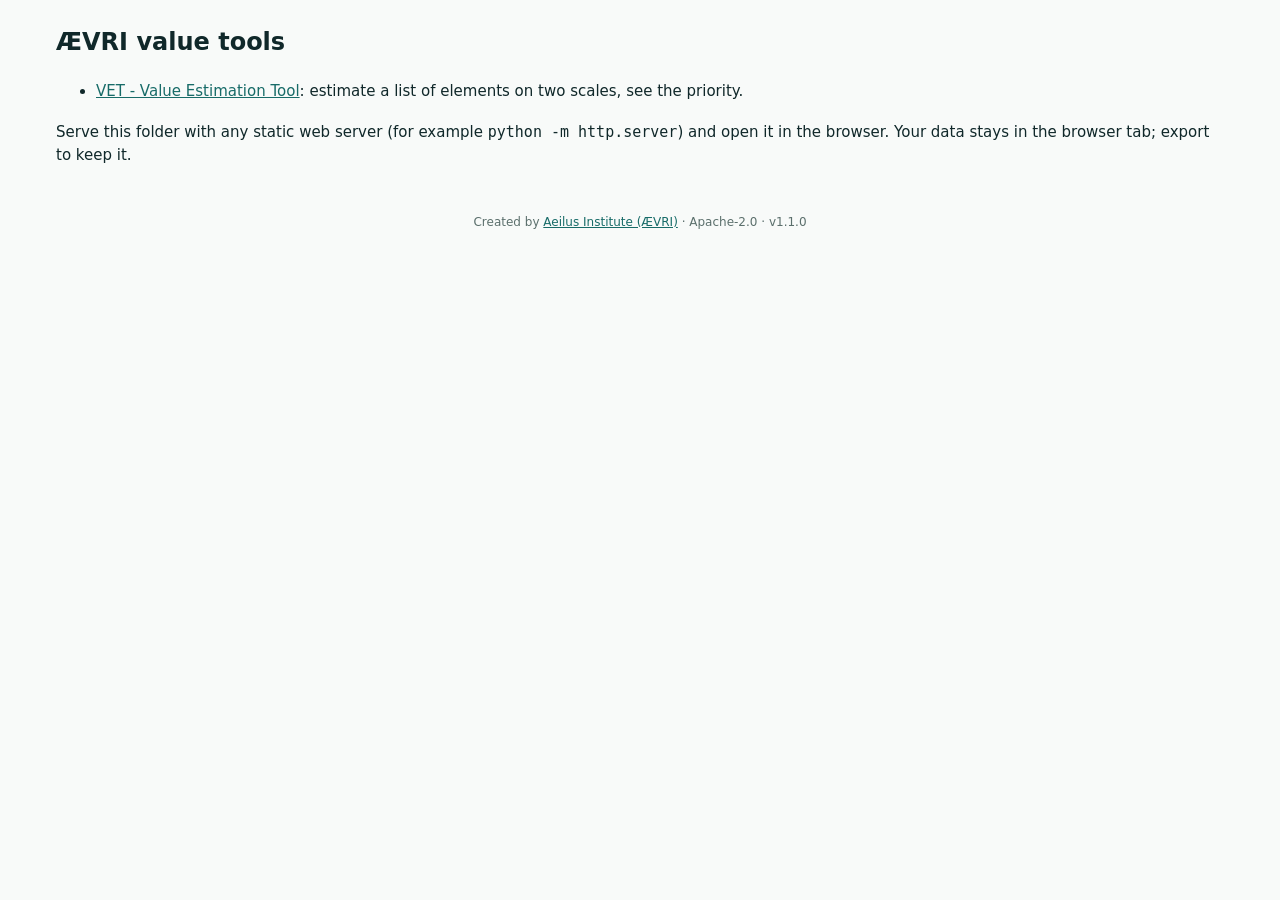
<file: index.html>
<!DOCTYPE html>
<html lang="en">
<head>
<meta charset="utf-8">
<meta name="viewport" content="width=device-width, initial-scale=1">
<title>ÆVRI value tools</title>
<script>/* I18N-2: ?lang=ru, else the browser language */document.documentElement.lang=(new URLSearchParams(location.search).get("lang")||navigator.language||"en").slice(0,2);</script>
<link rel="stylesheet" href="assets/base.css">
</head>
<body>
<main class="pk-main">
<h1 class="pk-h1">ÆVRI value tools</h1>
<ul class="pk-list"><li><a href="vet/">VET - Value Estimation Tool</a>: estimate a list of elements on two scales, see the priority.</li></ul>
<p>Serve this folder with any static web server (for example <code>python -m http.server</code>) and open it in the browser. Your data stays in the browser tab; export to keep it.</p>
</main>
<footer class="pk-foot">Created by <a href="https://aeilus.institute/tools/" target="_blank" rel="noopener">Aeilus Institute (ÆVRI)</a> · Apache-2.0 · v1.1.0</footer>
</body>
</html>
</file>
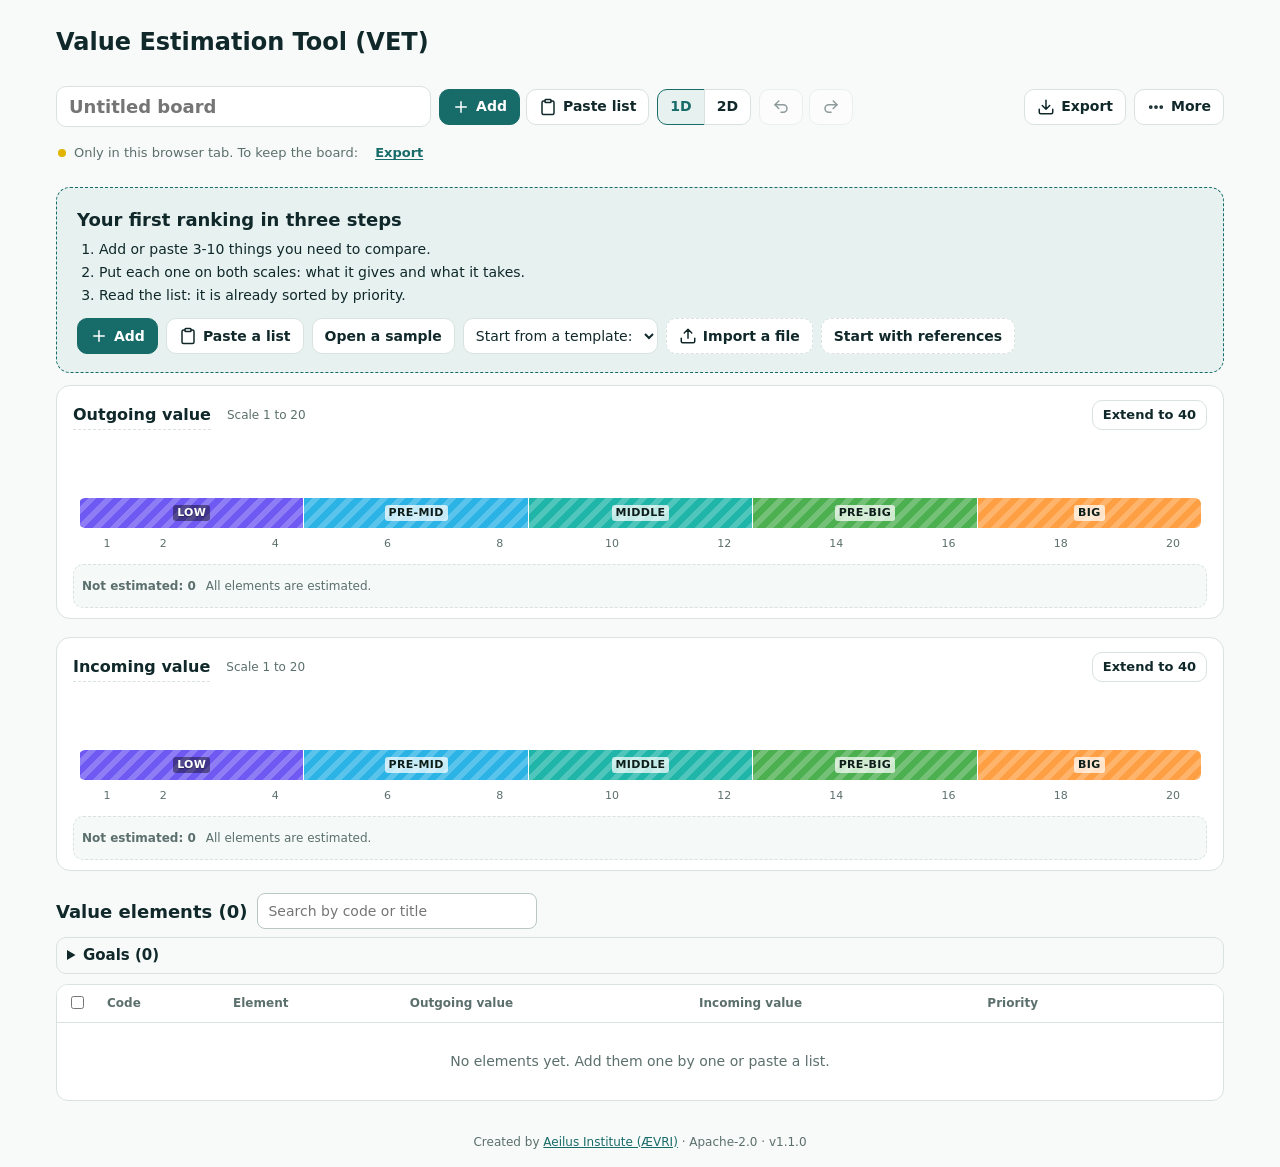
<file: vet/index.html>
<!DOCTYPE html>
<html lang="en">
<head>
<meta charset="utf-8">
<meta name="viewport" content="width=device-width, initial-scale=1">
<title>VET - Value Estimation Tool</title>
<script>/* I18N-2: ?lang=ru, else the browser language */document.documentElement.lang=(new URLSearchParams(location.search).get("lang")||navigator.language||"en").slice(0,2);</script>
<link rel="stylesheet" href="../assets/base.css">
<link rel="stylesheet" href="assets/vet.css?v=1.1.0"></head>
<body>
<main class="pk-main">
<h1 class="pk-h1">Value Estimation Tool (VET)</h1>
<div id="vet" class="vet" data-v="1.1.0" data-theme="auto" data-share="off"></div>
</main>
<footer class="pk-foot">Created by <a href="https://aeilus.institute/tools/" target="_blank" rel="noopener">Aeilus Institute (ÆVRI)</a> · Apache-2.0 · v1.1.0</footer>
<script type="module" src="assets/vet-ui.js?v=1.1.0"></script>
</body>
</html>
</file>
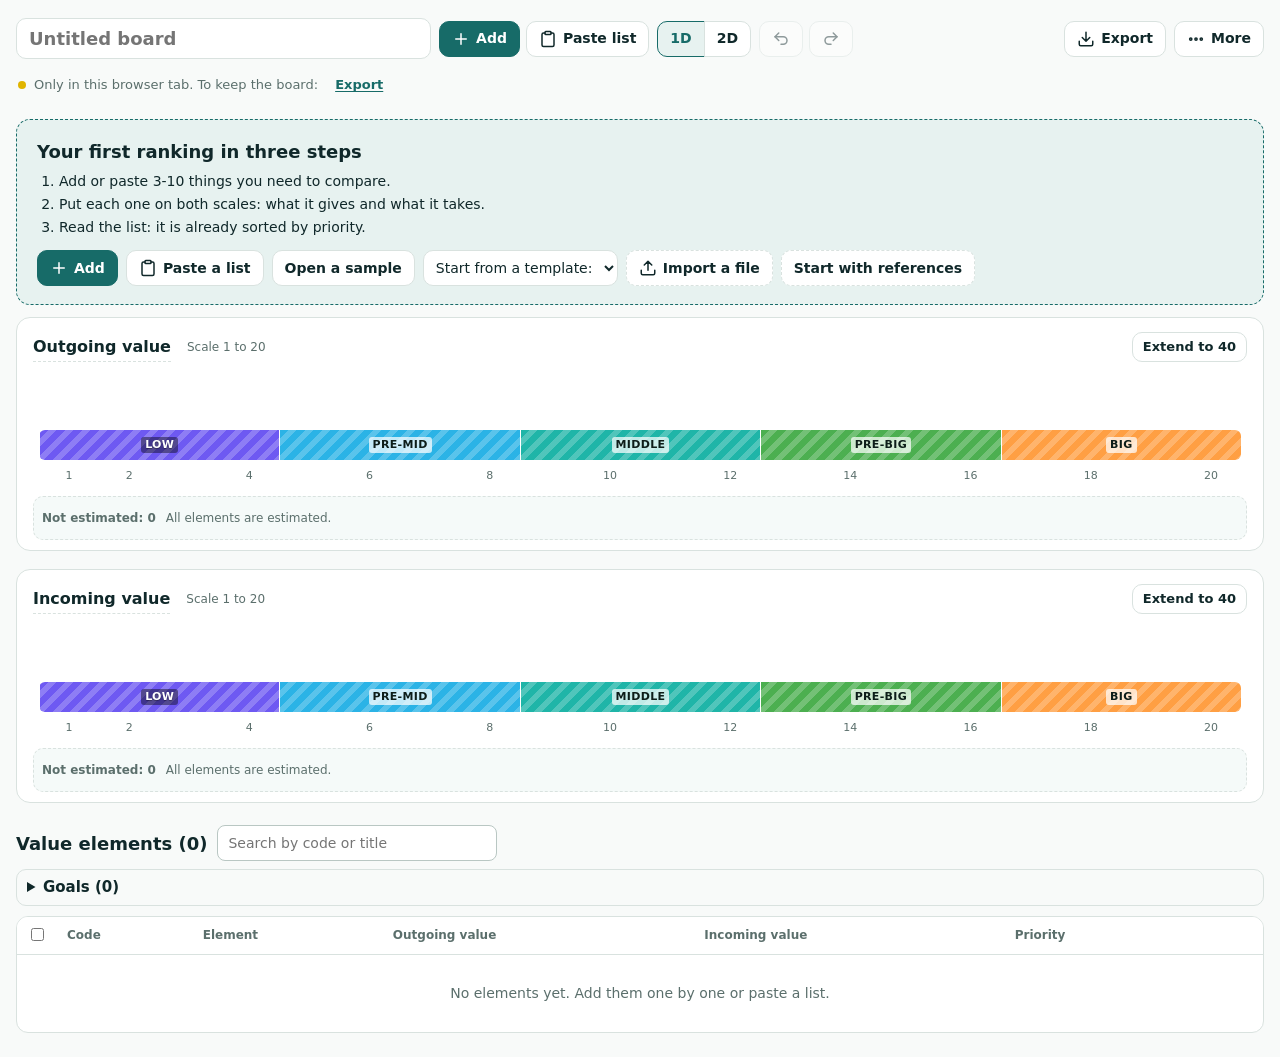
<file: vet/embed.html>
<!DOCTYPE html>
<html lang="en">
<head>
<meta charset="utf-8">
<meta name="viewport" content="width=device-width, initial-scale=1">
<title>VET</title>
<script>/* I18N-2: ?lang=ru, else the browser language */document.documentElement.lang=(new URLSearchParams(location.search).get("lang")||navigator.language||"en").slice(0,2);</script>
<link rel="stylesheet" href="../assets/base.css">
<link rel="stylesheet" href="assets/vet.css?v=1.1.0"><style>body{padding:8px 16px 24px}</style></head>
<body>
<div id="vet" class="vet" data-v="1.1.0" data-theme="auto" data-embed="vss" data-share="off"></div>
<script type="module" src="assets/vet-ui.js?v=1.1.0"></script>
</body>
</html>
</file>
<file: assets/base.css>
/* Standalone pages of the ÆVRI value tools: the institute's colour tokens, a plain page around the editor. */
:root{--av-line:#d9e2df;--av-ink:#10282a;--av-muted:#5b6f6c;--av-accent:#176B68;--av-soft:#e7f2f0;--av-surface:#fff;--av-paper:#fff}
*{box-sizing:border-box}
body{margin:0;background:#f8faf9;color:#10282a;font:15px/1.5 Inter,"Segoe UI",system-ui,-apple-system,sans-serif}
a{color:#176B68}
.pk-main{max-width:1200px;margin:0 auto;padding:16px}
.pk-wide{max-width:none}
.pk-h1{font-size:24px;margin:8px 0 16px}
.pk-list{line-height:2}
.pk-foot{padding:16px;text-align:center;font-size:12px;color:#5b6f6c}@media (prefers-color-scheme: dark){html[data-tools-theme=auto] body{background:#0b1312;color:#e3eeeb}html[data-tools-theme=auto] a{color:#5cc8bd}html[data-tools-theme=auto] .pk-foot{color:#9db3ae}}
html[data-tools-theme=dark] body{background:#0b1312;color:#e3eeeb}
html[data-tools-theme=dark] a{color:#5cc8bd}
</file>
<file: vet/assets/vet.css>
/* VET editor, in the institute's UI Kit tokens (--av-*). Layout: toolbar, scales or plane + card, list. */
.vet,.vet-dialog,.vet-ghost{--vet-line:var(--av-line,#d9e2df);--vet-ink:var(--av-ink,#10282a);--vet-muted:var(--av-muted,#5b6f6c);--vet-accent:var(--av-accent,#176B68);--vet-soft:var(--av-soft,#e7f2f0);--vet-surface:var(--av-surface,#fff);--vet-danger:#C8312B;font-size:15px;color:var(--vet-ink)}
.vet{position:relative;min-height:420px}
.vet:not(.is-ready)::before{content:"";display:block;height:4px;width:120px;margin:40px auto;border-radius:2px;background:var(--vet-soft);animation:vet-load 1s ease-in-out infinite alternate}
@keyframes vet-load{from{opacity:.3}to{opacity:1}}
.vet *,.vet-dialog *,.vet-dialog{box-sizing:border-box}
.vet-sr{position:absolute!important;width:1px;height:1px;overflow:hidden;clip:rect(0 0 0 0);white-space:nowrap}
.vet-grow{flex:1}
.vet-row{display:flex;flex-wrap:wrap;align-items:center;gap:8px}
.vet-hint{margin:4px 0;font-size:13px;color:var(--vet-muted)}
.vet-error{margin:4px 0;font-size:13px;color:var(--vet-danger);font-weight:600}
.vet-warn{color:var(--vet-danger);font-size:12px}
.vet-link{border:0;background:none;padding:0;color:var(--vet-accent);font:inherit;font-weight:600;cursor:pointer;text-decoration:underline;text-underline-offset:2px}
.vet-h2{font-size:18px;margin:0;font-weight:700}

/* buttons */
.vet-btn{display:inline-flex;align-items:center;gap:6px;min-height:36px;padding:6px 12px;border:1px solid var(--vet-line);border-radius:10px;background:var(--vet-surface);color:var(--vet-ink);font:inherit;font-size:14px;font-weight:600;cursor:pointer;white-space:nowrap}
.vet-btn:hover:not(:disabled){border-color:var(--vet-accent);color:var(--vet-accent)}
.vet-btn:disabled{opacity:.45;cursor:default}
.vet-btn:focus-visible,.vet-marker:focus-visible,.vet-chip:focus-visible,.vet-bucket:focus-visible,.vet-tag:focus-visible{outline:2px solid var(--vet-accent);outline-offset:2px}
.vet-btn[aria-pressed=true]{background:var(--vet-soft);border-color:var(--vet-accent);color:var(--vet-accent)}
.vet-btn-primary{background:var(--vet-accent);border-color:var(--vet-accent);color:#fff}
.vet-btn-primary:hover:not(:disabled){color:#fff;filter:brightness(1.08)}
.vet-btn-danger{color:var(--vet-danger)}
.vet-btn-danger:hover:not(:disabled){border-color:var(--vet-danger);color:var(--vet-danger)}
.vet-btn-ghost{border-style:dashed}
.vet-btn-sm{min-height:30px;padding:3px 10px;font-size:13px}
.vet-btn-icon{min-height:30px;padding:4px 6px;border-color:transparent;background:transparent}
.vet-seg{display:inline-flex}
.vet-seg .vet-btn{border-radius:0}
.vet-seg .vet-btn:first-child{border-radius:10px 0 0 10px}
.vet-seg .vet-btn:last-child{border-radius:0 10px 10px 0}
.vet-seg .vet-btn+.vet-btn{margin-inline-start:-1px}

/* toolbar */
.vet-toolbar{position:sticky;top:0;z-index:5;display:flex;flex-wrap:wrap;align-items:center;gap:8px;padding:10px 0;background:var(--av-bg,#f8faf9)}
.vet-title{flex:1 1 220px;max-width:420px;min-height:40px;padding:6px 12px;border:1px solid transparent;border-radius:10px;background:transparent;font:inherit;font-size:20px;font-weight:700;color:inherit}
.vet-title:hover,.vet-title:focus{border-color:var(--vet-line);background:var(--vet-surface);outline:none}
.vet-notice{margin:0 0 12px;padding:8px 12px;border-inline-start:3px solid #E0B400;background:#fff8e1;font-size:13px;border-radius:0 8px 8px 0}
.vet-start{display:flex;flex-wrap:wrap;align-items:center;gap:8px;margin-bottom:12px;font-size:14px;color:var(--vet-muted)}
.vet-start:empty{display:none}

/* work area */
.vet-work{display:grid;grid-template-columns:minmax(0,1fr);gap:16px;align-items:start}
.vet-work:has(.vet-card:not([hidden])){grid-template-columns:minmax(0,1fr) 320px}
.vet-scales{display:grid;gap:18px;min-width:0}
.vet-scale,.vet-plane{padding:14px 16px 10px;border:1px solid var(--vet-line);border-radius:14px;background:var(--vet-surface)}
.vet-scale-head{display:flex;align-items:center;gap:8px;margin-bottom:6px}
.vet-axis-name{border:0;background:none;padding:2px 0;font:inherit;font-weight:700;font-size:16px;color:inherit;cursor:text;border-bottom:1px dashed var(--vet-line)}
.vet-axis-name:hover{color:var(--vet-accent)}
.vet-axis-input{font:inherit;font-weight:700;font-size:16px;padding:2px 6px;border:1px solid var(--vet-accent);border-radius:6px}

/* 1D track */
.vet-track{position:relative;padding-bottom:30px;margin:0 6px;user-select:none;touch-action:none}
.vet-band{position:relative;height:30px;border-radius:6px;overflow:hidden}
.vet-bucket{position:absolute;top:0;bottom:0;display:flex;align-items:center;justify-content:center;gap:6px;border:0;border-left:1px solid #fff;padding:0 4px;cursor:pointer;color:#fff;font:inherit;font-size:11px;font-weight:700;letter-spacing:.03em;
  background:repeating-linear-gradient(135deg,var(--c) 0 6px,color-mix(in srgb,var(--c) 78%,#fff) 6px 12px);text-shadow:0 1px 1px rgb(0 0 0 / .35);overflow:hidden}
.vet-bucket.is-active{outline:3px solid var(--vet-ink);outline-offset:-3px}
.vet-bucket-name{white-space:nowrap;overflow:hidden;text-overflow:ellipsis}
.vet-bucket-count{flex:none;min-width:18px;padding:0 5px;border-radius:9px;background:rgb(0 0 0 / .25);font-size:10px}
.vet-ticks{position:absolute;left:0;right:0;bottom:4px;height:18px;font-size:11px;color:var(--vet-muted)}
.vet-ticks span{position:absolute;transform:translateX(-50%);white-space:nowrap}
.vet-ticks span.is-edge{color:var(--vet-ink);font-weight:600}
.vet-ticks.is-hidden{display:none}
.vet-zero{position:absolute;top:0;bottom:22px;width:0;border-left:3px solid var(--vet-ink);z-index:2}
.vet-zero span{position:absolute;top:-2px;left:4px;font-size:10px;font-weight:700;text-transform:uppercase;color:var(--vet-ink);white-space:nowrap}
.vet-marker{position:absolute;z-index:3;transform:translateX(-1px);display:flex;align-items:center;height:24px;padding:0 8px 0 7px;border:2px solid var(--b);border-left:4px solid var(--t);border-radius:2px 8px 8px 2px;background:var(--vet-surface);color:var(--vet-ink);font:inherit;font-size:12px;font-weight:700;cursor:grab;white-space:nowrap;box-shadow:0 2px 6px rgb(16 40 36 / .12);touch-action:none}
.vet-marker::after{content:"";position:absolute;left:-4px;top:100%;width:2px;height:calc(6px + var(--lane,0) * 30px);background:var(--t);opacity:.7;z-index:-1}
.vet-marker.is-drag{cursor:grabbing;z-index:10;box-shadow:0 6px 16px rgb(16 40 36 / .25)}
.vet-marker.is-remove{opacity:.5}
.vet-marker.is-selected,.vet-marker.is-hover{outline:3px solid color-mix(in srgb,var(--vet-accent) 45%,transparent);z-index:8}
.vet-marker.is-anti{border-color:var(--vet-danger);color:var(--vet-danger)}
.vet-marker.is-out{border-style:dashed}
.vet-marker.is-out::before{content:"⇥";margin-right:4px;font-size:11px}
.vet-more{position:absolute;z-index:4;transform:translateX(-1px);height:24px;padding:0 8px;border:1px dashed var(--vet-muted);border-radius:8px;background:var(--vet-soft);font:inherit;font-size:12px;font-weight:700;cursor:pointer}

/* tray */
.vet-tray{display:flex;flex-wrap:wrap;align-items:center;gap:6px;margin-top:6px;padding:8px;border:1px dashed var(--vet-line);border-radius:10px;background:color-mix(in srgb,var(--vet-soft) 40%,transparent);min-height:44px}
.vet-tray-title{font-size:12px;font-weight:700;color:var(--vet-muted);margin-inline-end:4px}
.vet-tray-empty{font-size:12px;color:var(--vet-muted)}
.vet-chip{display:inline-flex;align-items:center;gap:6px;max-width:260px;padding:4px 8px;border:1px solid var(--vet-line);border-inline-start:4px solid var(--t,var(--vet-accent));border-radius:6px;background:var(--vet-surface);font:inherit;font-size:12px;cursor:grab;touch-action:none}
.vet-chip span{overflow:hidden;text-overflow:ellipsis;white-space:nowrap;color:var(--vet-muted)}
.vet-chip.is-anti{border-color:var(--vet-danger);border-inline-start-color:var(--vet-danger)}
.vet-chip.is-anti b{color:var(--vet-danger)}
.vet-chip.is-selected{outline:2px solid var(--vet-accent)}
.vet-chip.is-static{cursor:default}
.vet-chip-x{border:0;background:none;padding:0;cursor:pointer;color:var(--vet-muted);display:inline-flex}
.vet-ghost{position:fixed;z-index:1000;pointer-events:none;transform:translate(-50%,-50%);box-shadow:0 8px 20px rgb(16 40 36 / .25)}
.vet-chips{display:flex;flex-wrap:wrap;gap:6px}
.vet-chips:empty{display:none}

/* 2D plane */
.vet-plane-grid{display:grid;grid-template-columns:42px 22px minmax(0,1fr);grid-template-rows:minmax(320px,56vh) 22px 20px;gap:0}
.vet-plane-area{position:relative;border:1px solid var(--vet-line);border-radius:4px;background:linear-gradient(var(--vet-surface),var(--vet-surface));touch-action:none;overflow:visible}
.vet-plane-yband,.vet-plane-xband{position:relative}
.vet-pband{position:absolute;background:repeating-linear-gradient(135deg,var(--c) 0 5px,color-mix(in srgb,var(--c) 78%,#fff) 5px 10px)}
.vet-plane-yband .vet-pband{left:3px;right:3px}
.vet-plane-xband .vet-pband{top:3px;bottom:3px}
.vet-pband i{position:absolute;inset:0;display:flex;align-items:center;justify-content:center;font-style:normal;font-size:9px;font-weight:700;color:#fff;text-shadow:0 1px 1px rgb(0 0 0 / .4);overflow:hidden;white-space:nowrap}
.vet-plane-yband .vet-pband i{writing-mode:vertical-rl;transform:rotate(180deg)}
.vet-plane-yticks,.vet-plane-xticks{position:relative;font-size:11px;color:var(--vet-muted)}
.vet-plane-yticks span{position:absolute;right:4px;transform:translateY(50%)}
.vet-plane-xticks span{position:absolute;top:2px;transform:translateX(-50%)}
.vet-quad{position:absolute;font-size:12px;font-weight:700;color:color-mix(in srgb,var(--vet-muted) 70%,transparent);text-transform:uppercase;letter-spacing:.04em;pointer-events:none}
.q-tl{left:10px;top:8px}.q-tr{right:10px;top:8px}.q-bl{left:10px;bottom:8px}.q-br{right:10px;bottom:8px;color:var(--vet-accent)}
.vet-mid-x{position:absolute;left:50%;top:0;bottom:0;border-inline-start:1px dashed var(--vet-line)}
.vet-mid-y{position:absolute;top:50%;left:0;right:0;border-top:1px dashed var(--vet-line)}
.vet-zero-y{position:absolute;left:0;right:0;border-top:3px solid var(--vet-ink)}
.vet-plane .vet-zero{bottom:0}
.vet-guide-x{position:absolute;bottom:0;border-left:2px dashed var(--c);pointer-events:none}
.vet-guide-y{position:absolute;left:0;border-top:2px dashed var(--c);pointer-events:none}
.vet-pmarker{transform:translate(-1px,50%)}
.vet-pmarker::after{display:none}
.vet-pmarker::before{content:"";position:absolute;left:-5px;top:50%;width:8px;height:8px;margin-top:-4px;border-radius:50%;background:var(--t);box-shadow:0 0 0 2px var(--vet-surface)}
.vet-pmarker.is-out::before{content:""}

/* card */
.vet-card{position:sticky;top:64px;display:grid;gap:10px;padding:14px;border:1px solid var(--vet-line);border-radius:14px;background:var(--vet-surface);max-height:calc(100vh - 80px);overflow:auto}
.vet-card[hidden]{display:none}
.vet-card-head{display:flex;align-items:center;gap:8px;font-size:16px}
.vet-card-priority{margin:0;font-size:14px}
.vet-field{display:grid;gap:4px;font-size:13px;font-weight:600;min-width:0}
.vet-field>span{color:var(--vet-muted)}
.vet-field small{font-weight:400;color:var(--vet-muted)}
.vet-field input,.vet-field select,.vet-field textarea,.vet-search,.vet-paste,.vet-tab-pane input,.vet-tab-pane select{width:100%;min-height:36px;padding:6px 10px;border:1px solid var(--av-input-border,#b9c7c3);border-radius:8px;background:var(--vet-surface);font:inherit;font-size:14px;font-weight:400;color:inherit}
.vet-field textarea,.vet-paste{min-height:72px;resize:vertical}
.vet-field input.is-error{border-color:var(--vet-danger);box-shadow:0 0 0 2px color-mix(in srgb,var(--vet-danger) 25%,transparent)}
.vet-field-row{display:grid;grid-template-columns:repeat(auto-fit,minmax(110px,1fr));gap:10px}
.vet-check,.vet-radio{display:flex;align-items:flex-start;gap:8px;font-size:14px;cursor:pointer}
.vet-check input,.vet-radio input{margin-top:3px;width:auto;min-height:0}
.vet-radio span{display:grid;gap:2px}
.vet-radio small{color:var(--vet-muted)}

/* list */
.vet-list{margin-top:22px}
.vet-list-head{display:flex;flex-wrap:wrap;align-items:center;gap:10px;margin-bottom:8px}
.vet-search{max-width:280px}
.vet-filters{display:flex;flex-wrap:wrap;gap:6px;margin-bottom:8px}
.vet-filters:empty{display:none}
.vet-tag{display:inline-flex;align-items:center;gap:6px;padding:4px 10px;border:1px solid var(--vet-line);border-inline-start:4px solid var(--t,var(--vet-accent));border-radius:999px;background:var(--vet-surface);font:inherit;font-size:13px;cursor:pointer}
.vet-tag[aria-pressed=false]{opacity:.5;text-decoration:line-through}
.vet-tag.is-active{background:var(--vet-soft);border-color:var(--vet-accent)}
.vet-table-wrap{overflow-x:auto;border:1px solid var(--vet-line);border-radius:12px;background:var(--vet-surface)}
.vet-table{width:100%;border-collapse:collapse;font-size:14px}
.vet-table th{position:sticky;top:0;padding:8px 10px;text-align:start;font-size:12px;font-weight:700;color:var(--vet-muted);background:var(--vet-surface);border-bottom:1px solid var(--vet-line);white-space:nowrap}
.vet-table td{padding:7px 10px;border-bottom:1px solid color-mix(in srgb,var(--vet-line) 60%,transparent);vertical-align:middle}
.vet-table tr:last-child td{border-bottom:0}
.vet-table tbody tr:hover{background:color-mix(in srgb,var(--vet-soft) 55%,transparent)}
.vet-table tr.is-selected{background:var(--vet-soft)}
.vet-table tr.is-error td{color:var(--vet-danger)}
.vet-table.is-small{font-size:13px}
.vet-table.is-small td,.vet-table.is-small th{padding:5px 8px}
.vet-table.is-small input,.vet-table.is-small select{min-height:30px;padding:3px 6px}
.vet-c-pick{width:34px}
.vet-c-num{text-align:end;font-variant-numeric:tabular-nums;font-weight:700;white-space:nowrap}
.vet-c-num.is-out{color:var(--vet-muted)!important}
.vet-c-prio{color:var(--vet-ink)}
.vet-c-code{border-inline-start:4px solid var(--t);white-space:nowrap}
.vet-table tr.is-anti .vet-c-code .vet-link{color:var(--vet-danger)}
.vet-c-title span{display:block}
.vet-c-title small{color:var(--vet-muted);font-size:11px}
.vet-c-act{width:80px;white-space:nowrap;text-align:end}
.vet-c-act .vet-btn{opacity:0}
.vet-table tr:hover .vet-c-act .vet-btn,.vet-c-act .vet-btn:focus-visible{opacity:1}
.vet-empty{padding:28px!important;text-align:center;color:var(--vet-muted)}
.vet-bulk{position:sticky;bottom:12px;display:flex;flex-wrap:wrap;align-items:center;gap:8px;margin-top:10px;padding:10px 12px;border:1px solid var(--vet-accent);border-radius:12px;background:var(--vet-surface);box-shadow:0 8px 20px rgb(16 40 36 / .12)}
.vet-bulk select{min-height:32px;border-radius:8px;border:1px solid var(--vet-line);font:inherit;font-size:13px}
.vet-list-foot{display:flex;gap:8px;margin-top:10px}

/* dialogs */
.vet-dialog{width:min(640px,calc(100vw - 24px));max-height:calc(100vh - 32px);padding:0;border:1px solid var(--vet-line);border-radius:16px;background:var(--vet-surface);color:var(--vet-ink);box-shadow:0 24px 60px rgb(16 40 36 / .3)}
.vet-dialog.is-wide{width:min(920px,calc(100vw - 24px))}
.vet-dialog::backdrop{background:rgb(16 40 36 / .35)}
.vet-dialog-head{position:sticky;top:0;z-index:1;display:flex;align-items:center;justify-content:space-between;gap:8px;padding:14px 18px;border-bottom:1px solid var(--vet-line);background:var(--vet-surface)}
.vet-dialog>.vet-form,.vet-dialog>.vet-settings,.vet-dialog>.vet-flow,.vet-dialog>p{padding:16px 18px;margin:0}
.vet-dialog-foot{position:sticky;bottom:0;display:flex;flex-wrap:wrap;justify-content:flex-end;gap:8px;padding:12px 18px;border-top:1px solid var(--vet-line);background:var(--vet-surface)}
.vet-form{display:grid;gap:12px}
.vet-preview{max-height:320px;overflow:auto}
.vet-tabs{display:flex;flex-wrap:wrap;gap:4px;border-bottom:1px solid var(--vet-line);margin-bottom:14px}
.vet-tabs button{padding:8px 12px;border:0;border-bottom:3px solid transparent;background:none;font:inherit;font-weight:600;color:var(--vet-muted);cursor:pointer}
.vet-tabs button[aria-selected=true]{color:var(--vet-accent);border-bottom-color:var(--vet-accent)}
.vet-tab-pane{display:grid;gap:14px}
.vet-fieldset{display:grid;gap:10px;margin:0;padding:12px 14px;border:1px solid var(--vet-line);border-radius:12px}
.vet-fieldset legend{padding:0 6px;font-weight:700}
.vet-presets{font-size:13px;color:var(--vet-muted)}

/* sequence mode */
.vet-flow{display:grid;gap:12px}
.vet-flow-item{padding:16px;border:1px solid var(--vet-line);border-radius:12px;background:var(--vet-soft)}
.vet-flow-item strong{display:block;font-size:20px;margin-top:4px}
.vet-flow-item p{margin:6px 0 0;color:var(--vet-muted)}
.vet-flow-code{font-weight:700;color:var(--vet-accent)}
.vet-flow-q{margin:0;font-weight:700}
.vet-flow-scale{display:flex;gap:4px;min-height:90px}
.vet-flow-bucket{flex:1 1 0;display:grid;align-content:center;justify-items:center;gap:2px;min-width:44px;padding:8px 4px;border:0;border-radius:8px;cursor:crosshair;color:#fff;font:inherit;text-shadow:0 1px 1px rgb(0 0 0 / .35);background:repeating-linear-gradient(135deg,var(--c) 0 8px,color-mix(in srgb,var(--c) 80%,#fff) 8px 16px)}
.vet-flow-bucket b{font-size:20px}
.vet-flow-bucket span{font-size:11px;font-weight:700}
.vet-flow-bucket small{font-size:10px;opacity:.9}
.vet-flow-bucket:hover{filter:brightness(1.1)}
.vet-flow-done{font-size:18px;font-weight:700;color:var(--vet-accent)}

/* toasts */
.vet-toasts{position:fixed;z-index:70;left:50%;bottom:20px;transform:translateX(-50%);display:grid;gap:8px;width:max-content;max-width:calc(100vw - 24px)}
.vet-toast{display:flex;align-items:center;gap:10px;padding:8px 8px 8px 14px;border-radius:12px;background:var(--vet-ink);color:#fff;font-size:14px;box-shadow:0 10px 24px rgb(16 40 36 / .3)}
.vet-toast .vet-btn{background:transparent;color:#fff;border-color:rgb(255 255 255 / .4)}
.vet-toast .vet-btn-icon{border-color:transparent}

/* phone and tablet (NF-5) */
@media (max-width:900px){
  .vet-work:has(.vet-card:not([hidden])){grid-template-columns:minmax(0,1fr)}
  .vet-card{position:static;max-height:none}
}
@media (max-width:640px){
  .vet-toolbar{position:static}
  .vet-toolbar .vet-btn svg + span{display:none} /* text-only buttons (1D/2D, bridge actions) keep their labels */
  .vet-toolbar .vet-btn{padding:6px 9px}
  .vet-title{font-size:17px;flex-basis:100%;max-width:none}
  .vet-scale,.vet-plane{padding:10px 8px}
  .vet-bucket{font-size:9px}
  .vet-plane-grid{grid-template-columns:30px 16px minmax(0,1fr);grid-template-rows:minmax(260px,60vh) 16px 18px}
  .vet-c-act .vet-btn{opacity:1}
  .vet-search{max-width:none;flex:1 1 100%}
}
@media (prefers-reduced-motion:reduce){.vet:not(.is-ready)::before{animation:none}}

/* VSS bridge banner */
.vet-bridge{display:flex;flex-wrap:wrap;align-items:center;gap:8px;flex:1 1 100%;padding:8px 12px;border:1px solid #6aa9e0;border-radius:12px;background:#eaf5ff}
.vet-bridge-flow{flex:1;font-size:14px}

/* team mode (MO-6 ... MO-15) */
.vet-notice.is-team{display:flex;flex-wrap:wrap;align-items:center;gap:4px;border-inline-start-color:var(--vet-accent);background:var(--vet-soft)}
.vet-save{font-weight:600}.vet-save.is-saving{color:var(--vet-muted)}.vet-save.is-offline,.vet-save.is-error,.vet-save.is-conflict{color:var(--vet-danger)}
.vet-closed{color:var(--vet-danger);font-weight:700}
.vet-people{display:inline-flex;gap:3px;margin-inline-end:8px}
.vet-avatar{display:inline-flex;align-items:center;justify-content:center;width:26px;height:26px;border-radius:50%;background:var(--vet-surface);border:2px solid var(--vet-line);font-size:11px;font-weight:700;color:var(--vet-muted)}
.vet-avatar.is-online{border-color:#2e9e5b;color:var(--vet-ink)}.vet-avatar.is-me{box-shadow:0 0 0 2px var(--vet-accent)}
.vet-spread{position:absolute;z-index:2;bottom:43px;height:4px;border-radius:2px;background:var(--vet-ink);opacity:.55;pointer-events:none}
.vet-peer{position:absolute;z-index:2;bottom:35px;transform:translateX(-50%);min-width:20px;height:20px;padding:0 3px;border-radius:10px;background:var(--vet-surface);border:2px solid var(--vet-ink);font-size:9px;font-weight:700;line-height:16px;text-align:center;color:var(--vet-ink)}
.vet-peer.is-me{border-color:var(--vet-accent);color:var(--vet-accent)}
.vet-median{position:absolute;z-index:2;bottom:38px;width:14px;height:14px;transform:translateX(-50%) rotate(45deg);background:#E0B400;border:2px solid var(--vet-ink)}
.vet-median.is-final{background:var(--vet-accent)}
.vet-team-card{margin:8px 0;padding:8px 10px;border:1px dashed var(--vet-line);border-radius:10px;background:var(--vet-soft)}
.vet-team-card p{margin:4px 0}.vet-small{font-size:13px}.vet-muted{color:var(--vet-muted)}
.vet-discuss{display:inline-block;margin-inline-start:6px;padding:0 6px;border-radius:8px;background:#fff1d6;color:#8a5a00;font-size:11px;font-weight:700}
.vet-h3{font-size:15px;margin:14px 0 6px;font-weight:700}
.vet-link-row{display:flex;flex-wrap:wrap;align-items:center;gap:6px;margin:6px 0}
.vet-link-row input{flex:1;min-width:200px;padding:6px 8px;border:1px solid var(--vet-line);border-radius:8px;font:inherit;font-size:13px}
.vet-link-role{width:110px;font-weight:600;font-size:13px}
.vet-check{display:flex;gap:8px;align-items:center;margin:8px 0}
.vet-versions{display:flex;flex-direction:column;gap:6px;max-height:60vh;overflow:auto}
.vet-empty-state{padding:40px 16px;text-align:center}
.vet-boards{width:100%;border-collapse:collapse}.vet-boards td,.vet-boards th{padding:8px;border-bottom:1px solid var(--vet-line);text-align:start;font-size:14px}/* A11Y-3: bucket labels sit on a backing chip; dark text on light bucket colours */
.vet-bucket-name,.vet-flow-bucket span,.vet-flow-bucket b{padding:0 4px;border-radius:3px;background:rgb(0 0 0 / .42)}
.vet-bucket.ink-dark,.vet-flow-bucket.ink-dark{color:#0d1d19;text-shadow:none}
.ink-dark .vet-bucket-name,.vet-flow-bucket.ink-dark span,.vet-flow-bucket.ink-dark b{background:rgb(255 255 255 / .72)}
.ink-dark .vet-bucket-count{background:rgb(255 255 255 / .6)}

/* I18N-5: RTL pages mirror the layout, the numeric scales and the plane stay left-to-right */
.vet-scale,.vet-plane,.vet-flow-scale,.vet-track{direction:ltr}
/* import mapping and change summary (IO-4, IO-12) */
.vet-diff{margin:4px 0 8px;padding-inline-start:20px;font-size:13px}
.vet-map{margin:4px 0 10px}
.vet-map summary{cursor:pointer;font-weight:600}
.vet-map-grid{display:grid;grid-template-columns:repeat(auto-fill,minmax(160px,1fr));gap:8px;margin-top:8px}
/* helpers (HP-*): references, formula ghosts, goals */
.vet-ref{position:absolute;z-index:4;transform:translateX(-50%);height:20px;padding:0 6px;border:1.5px dashed var(--vet-ink);border-radius:10px;background:var(--vet-surface);color:var(--vet-ink);font:inherit;font-size:11px;font-weight:700;cursor:pointer;white-space:nowrap}
.vet-ref.is-near{border-style:solid;border-color:var(--vet-accent);background:var(--vet-soft);color:var(--vet-accent)}
.vet-ref.is-selected{outline:3px solid color-mix(in srgb,var(--vet-accent) 45%,transparent)}
.vet-refhint{position:absolute;z-index:11;top:28px;transform:translateX(-50%);padding:2px 8px;border-radius:6px;background:var(--vet-ink);color:#fff;font-size:12px;white-space:nowrap;pointer-events:none}
.vet-fghost{position:absolute;z-index:2;bottom:62px;width:10px;height:10px;margin-left:-5px;border:2px dashed #8a9a97;border-radius:50%;background:rgb(255 255 255 / .7)}
.vet-helpers{display:grid;gap:8px;margin:8px 0}
.vet-field-row.is-wrap{flex-wrap:wrap}
.vet-why{font-size:13px;margin-top:6px}
.vet-why ul{margin:4px 0;padding-inline-start:18px}
.vet-muted{color:var(--vet-muted)}
.vet-mono{font-family:ui-monospace,Consolas,monospace}
.vet-inline{display:inline-flex;margin-inline-start:8px;font-size:13px}
.vet-goals{margin:6px 0 10px;border:1px solid var(--vet-line);border-radius:10px;padding:6px 10px}
.vet-goals summary{cursor:pointer;font-weight:700}
.vet-goals-body{display:grid;gap:2px;margin-top:6px}
.vet-goal{display:flex;align-items:center;gap:8px;min-height:32px;border-radius:6px}
.vet-goal.is-active{background:var(--vet-soft)}
.vet-goal small{color:var(--vet-muted);font-size:12px}
/* "Rate VET" panel (TV-1, TV-2): a corner card, not a modal */
.vet-tv{position:fixed;z-index:50;inset-inline-end:16px;bottom:16px;width:min(340px,calc(100vw - 32px));padding:12px 14px;border:1px solid var(--vet-line);border-radius:12px;background:var(--vet-surface);box-shadow:0 10px 30px rgb(16 40 36 / .18);display:grid;gap:6px}
.vet-tv-head{display:flex;align-items:center;gap:8px}
.vet-tv input[type=range]{width:100%}
.vet-tv-ends{color:var(--vet-muted);font-size:11px}

/* dark theme (packages and embeds: the host sets data-theme="dark" or "auto" on the tool root; the site stays light) */
html[data-tools-theme=dark] .vet,html[data-tools-theme=dark] .vet-dialog,html[data-tools-theme=dark] .vet-ghost{--vet-line:#2f4542;--vet-ink:#e3eeeb;--vet-muted:#9db3ae;--vet-accent:#5cc8bd;--vet-soft:#1d3835;--vet-surface:#15211f;--vet-danger:#ff7a70;color-scheme:dark}
html[data-tools-theme=dark] .vet,html[data-tools-theme=dark] .vet-dialog{background:#0f1918}
html[data-tools-theme=dark] .vet-dialog::backdrop{background:rgb(0 0 0 / .6)}
html[data-tools-theme=dark] .vet input,html[data-tools-theme=dark] .vet select,html[data-tools-theme=dark] .vet textarea,html[data-tools-theme=dark] .vet-dialog input,html[data-tools-theme=dark] .vet-dialog select,html[data-tools-theme=dark] .vet-dialog textarea{background:#0f1918;color:var(--vet-ink);border-color:var(--vet-line)}
html[data-tools-theme=dark] .vet-notice{background:#2a2614;border-color:#6b5a1a}
html[data-tools-theme=dark] .vet-table th{background:#182624}
html[data-tools-theme=dark] .vet-plane-area{background:#121d1c}
html[data-tools-theme=dark] .vet-bucket{border-inline-start-color:#0f1918}
html[data-tools-theme=dark] .vet-marker,html[data-tools-theme=dark] .vet-chip,html[data-tools-theme=dark] .vet-ref,html[data-tools-theme=dark] .vet-tv,html[data-tools-theme=dark] .vet-toast{background:var(--vet-surface);color:var(--vet-ink)}
html[data-tools-theme=dark] .vet-bucket-name,html[data-tools-theme=dark] .vet-flow-bucket span,html[data-tools-theme=dark] .vet-flow-bucket b{background:rgb(0 0 0 / .5)}
html[data-tools-theme=dark] .vet-bucket.ink-dark .vet-bucket-name,html[data-tools-theme=dark] .vet-flow-bucket.ink-dark span,html[data-tools-theme=dark] .vet-flow-bucket.ink-dark b{background:rgb(255 255 255 / .78)}
html[data-tools-theme=dark] .vet-h2,html[data-tools-theme=dark] .vet-axis-name,html[data-tools-theme=dark] .vet-goals summary{color:var(--vet-ink)}
html[data-tools-theme=dark] .vet-btn-primary{color:#0b1312}
@media (prefers-color-scheme: dark){
html[data-tools-theme=auto] .vet,html[data-tools-theme=auto] .vet-dialog,html[data-tools-theme=auto] .vet-ghost{--vet-line:#2f4542;--vet-ink:#e3eeeb;--vet-muted:#9db3ae;--vet-accent:#5cc8bd;--vet-soft:#1d3835;--vet-surface:#15211f;--vet-danger:#ff7a70;color-scheme:dark}
html[data-tools-theme=auto] .vet,html[data-tools-theme=auto] .vet-dialog{background:#0f1918}
html[data-tools-theme=auto] .vet-dialog::backdrop{background:rgb(0 0 0 / .6)}
html[data-tools-theme=auto] .vet input,html[data-tools-theme=auto] .vet select,html[data-tools-theme=auto] .vet textarea,html[data-tools-theme=auto] .vet-dialog input,html[data-tools-theme=auto] .vet-dialog select,html[data-tools-theme=auto] .vet-dialog textarea{background:#0f1918;color:var(--vet-ink);border-color:var(--vet-line)}
html[data-tools-theme=auto] .vet-notice{background:#2a2614;border-color:#6b5a1a}
html[data-tools-theme=auto] .vet-table th{background:#182624}
html[data-tools-theme=auto] .vet-plane-area{background:#121d1c}
html[data-tools-theme=auto] .vet-bucket{border-inline-start-color:#0f1918}
html[data-tools-theme=auto] .vet-marker,html[data-tools-theme=auto] .vet-chip,html[data-tools-theme=auto] .vet-ref,html[data-tools-theme=auto] .vet-tv,html[data-tools-theme=auto] .vet-toast{background:var(--vet-surface);color:var(--vet-ink)}
html[data-tools-theme=auto] .vet-bucket-name,html[data-tools-theme=auto] .vet-flow-bucket span,html[data-tools-theme=auto] .vet-flow-bucket b{background:rgb(0 0 0 / .5)}

html[data-tools-theme=auto] .vet-bucket.ink-dark .vet-bucket-name,html[data-tools-theme=auto] .vet-flow-bucket.ink-dark span,html[data-tools-theme=auto] .vet-flow-bucket.ink-dark b{background:rgb(255 255 255 / .78)}
html[data-tools-theme=auto] .vet-h2,html[data-tools-theme=auto] .vet-axis-name,html[data-tools-theme=auto] .vet-goals summary{color:var(--vet-ink)}
html[data-tools-theme=auto] .vet-btn-primary{color:#0b1312}
}

/* ---------- UX refactoring 2026-10-21 (wave 1) ---------- */
.vet-title{border-color:var(--vet-line);background:var(--vet-surface);font-size:18px}
.vet-group{display:inline-flex;gap:6px;align-items:center}
.vet-menu-wrap{position:relative}
.vet-menu{position:absolute;z-index:30;inset-inline-end:0;top:calc(100% + 6px);min-width:220px;padding:6px;border:1px solid var(--vet-line);border-radius:12px;background:var(--vet-surface);box-shadow:0 12px 30px rgb(16 40 36 / .18);display:grid;gap:2px}
.vet-menu[hidden]{display:none}
.vet-menu-item{display:flex;align-items:center;gap:10px;width:100%;min-height:38px;padding:6px 10px;border:0;border-radius:8px;background:none;color:var(--vet-ink);font:inherit;font-size:14px;text-align:start;cursor:pointer}
.vet-menu-item:hover,.vet-menu-item:focus-visible{background:var(--vet-soft);outline:none}
.vet-menu-item:disabled{opacity:.45;cursor:default}
.vet-menu-item.is-danger{color:var(--vet-danger)}
.vet-notice:not(.is-team){display:flex;flex-wrap:wrap;align-items:center;gap:8px;border:0;border-radius:8px;background:transparent;padding:2px 2px 8px;color:var(--vet-muted)}
.vet-dot{width:8px;height:8px;border-radius:50%;background:#E0B400;flex:none}
.vet-link-btn{min-height:28px;padding:2px 8px;border-color:transparent;background:none;color:var(--vet-accent);font-size:13px;text-decoration:underline;text-underline-offset:2px}
.vet-start{display:block}
.vet-start-card{padding:18px 20px;border:1px dashed var(--vet-accent);border-radius:14px;background:var(--vet-soft);color:var(--vet-ink)}
.vet-start-card .vet-h2{margin:0 0 6px}
.vet-steps{margin:0 0 12px;padding-inline-start:22px;display:grid;gap:2px;font-size:14px}
.vet-start-card select{min-height:36px;border:1px solid var(--vet-line);border-radius:10px;background:var(--vet-surface);color:inherit;font:inherit;font-size:14px;padding:0 8px}
.vet-scale-range{margin-inline-start:8px;color:var(--vet-muted);font-size:12px}
.vet-card-head{padding-inline-start:8px;border-inline-start:4px solid var(--t,var(--vet-accent))}
.vet-card-code{font-weight:700;font-size:14px;color:var(--vet-muted)}
.vet-card-title{width:100%;min-height:40px;padding:6px 10px;border:1px solid var(--vet-line);border-radius:10px;background:var(--vet-surface);color:inherit;font:inherit;font-size:17px;font-weight:700}
.vet-card-values .vet-card-num{font-size:18px;font-weight:700}
.vet-card-prio{display:flex;align-items:center;gap:8px;font-size:14px}
.vet-card-prio strong{font-size:18px}
.vet-card-prio select{max-width:50%}
.vet-card-alert{margin:0;padding:6px 8px;border-radius:8px;background:var(--vet-soft)}
.vet-card-sec{border-top:1px solid var(--vet-line);padding-top:6px}
.vet-card-sec>summary{display:flex;align-items:center;gap:8px;min-height:32px;cursor:pointer;font-weight:700;font-size:14px;list-style:none}
.vet-card-sec>summary::before{content:"›";display:inline-block;transition:transform .15s;color:var(--vet-muted)}
.vet-card-sec[open]>summary::before{transform:rotate(90deg)}
.vet-card-sec>summary small{color:var(--vet-muted);font-weight:600}
.vet-card-sec>*:not(summary){margin-top:8px}
.vet-card-foot{border-top:1px solid var(--vet-line);padding-top:8px}
.vet-tv{position:static;width:auto;max-width:560px;margin:12px 0;box-shadow:none}
body:has(#vet) .av-guide-toggle,body:has(#vss) .av-guide-toggle{padding:6px 12px;font-size:13px;opacity:.9}
@media (max-width:640px){.vet-group .vet-btn{min-width:44px;justify-content:center}.vet-title{flex-basis:100%;max-width:none}}
body:has(#vet) .av-page-head{margin-bottom:8px}
body:has(#vet) .av-page-head .av-lead{font-size:16px;margin:6px 0}
.vet-inline-field{display:inline-flex;align-items:center;gap:6px;font-size:12px;color:var(--vet-muted)}
.vet-notice:empty{display:none}
/* wave 2: on phones and small tablets the item inspector is a bottom sheet */
@media (max-width:900px){
  .vet-card:not([hidden]){position:fixed;z-index:40;inset-inline:0;bottom:0;top:auto;max-height:72vh;border-radius:16px 16px 0 0;box-shadow:0 -10px 30px rgb(16 40 36 / .25);padding-bottom:max(14px,env(safe-area-inset-bottom))}
}
.vet-keys kbd{display:inline-block;padding:1px 6px;border:1px solid var(--vet-line);border-radius:5px;background:var(--vet-soft);font:12px ui-monospace,Consolas,monospace;white-space:nowrap}
.vet-stack-pop{position:fixed;z-index:60;width:290px;max-height:320px;overflow:auto;padding:10px 12px;border:1px solid var(--vet-line);border-radius:12px;background:var(--vet-surface);color:var(--vet-ink);box-shadow:0 12px 30px rgb(16 40 36 / .2);display:grid;gap:6px;font-size:14px}
.vet-stack-pop ul{margin:0;padding:0;list-style:none;display:grid;gap:4px}
.vet-stack-pop .vet-link{text-align:start;font-weight:500}
.vet-set-h{margin:14px 0 6px;font-size:15px}
</file>
